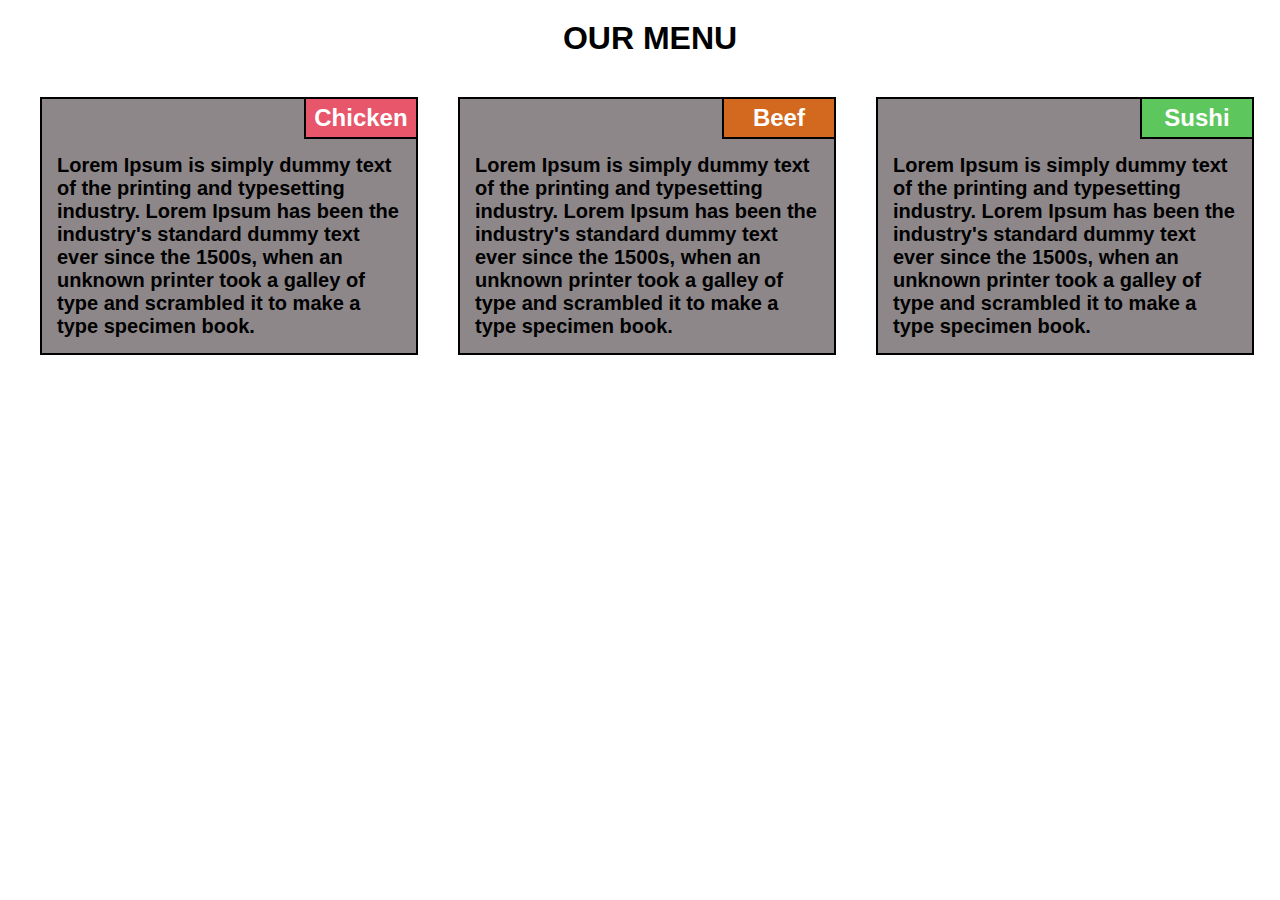
<file: files/index.html>
<!DOCTYPE html>
<html lang="en">
<head>
    <meta charset="UTF-8">
    <meta name="viewport" content="width=device-width, initial-scale=1.0">
    <title>Module 2 assignment</title>
    <link rel="stylesheet" href="css/styles.css">
</head>
<body>
    <h1>OUR MENU</h1>
    <section class="container">
        <div class="col-1">
            <h2>Chicken</h2>
            <div class="para1">
                <p>Lorem Ipsum is simply dummy text of the printing and typesetting industry. Lorem Ipsum has been the industry's standard dummy text ever since the 1500s, when an unknown printer took a galley of type and scrambled it to make a type specimen book. </p>
            </div>
        </div>
        <div class="col-2">
            <h2>Beef</h2>
            <div class="para2">
                <p>Lorem Ipsum is simply dummy text of the printing and typesetting industry. Lorem Ipsum has been the industry's standard dummy text ever since the 1500s, when an unknown printer took a galley of type and scrambled it to make a type specimen book. </p>
            </div>
        </div>
        <div class="col-3">
            <h2>Sushi</h2>
            <div class="para3">
                <p>Lorem Ipsum is simply dummy text of the printing and typesetting industry. Lorem Ipsum has been the industry's standard dummy text ever since the 1500s, when an unknown printer took a galley of type and scrambled it to make a type specimen book. </p>


            </div>
        </div>
    </section>    



</body>
</html>
</file>
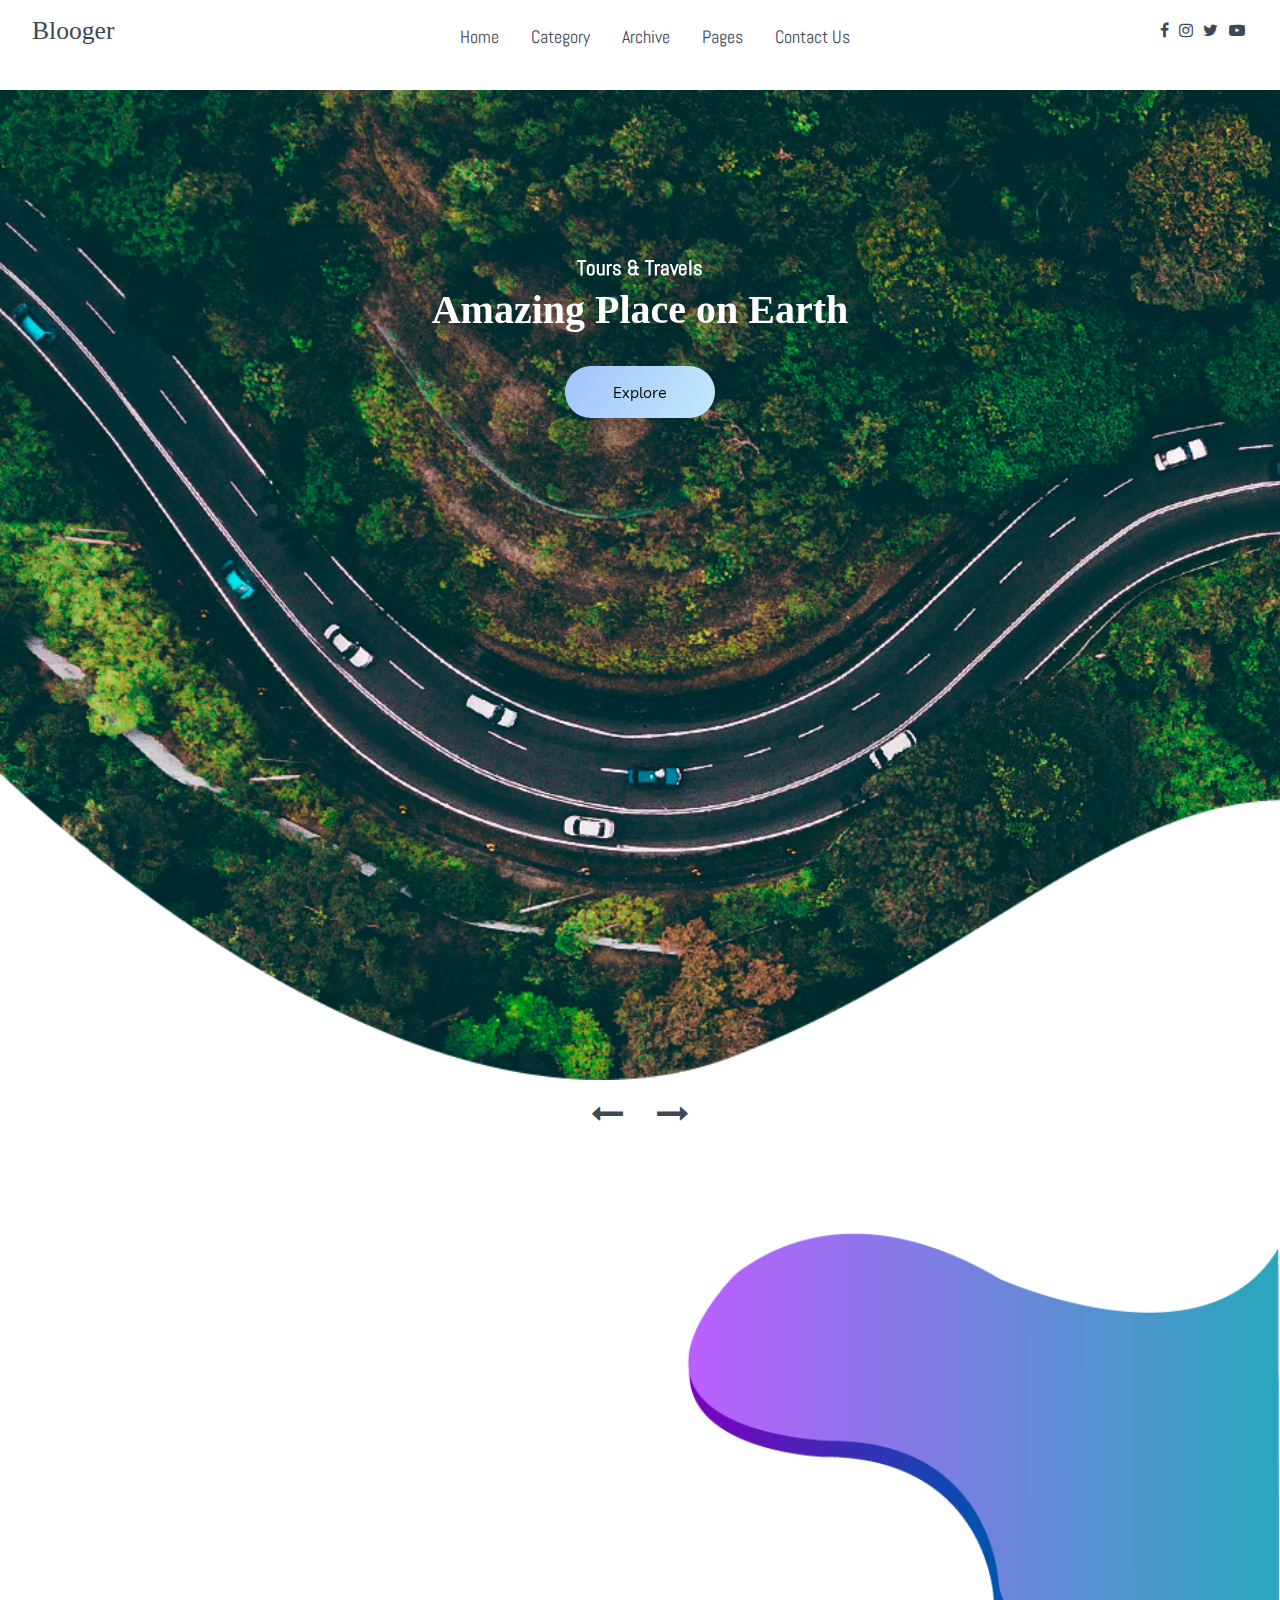
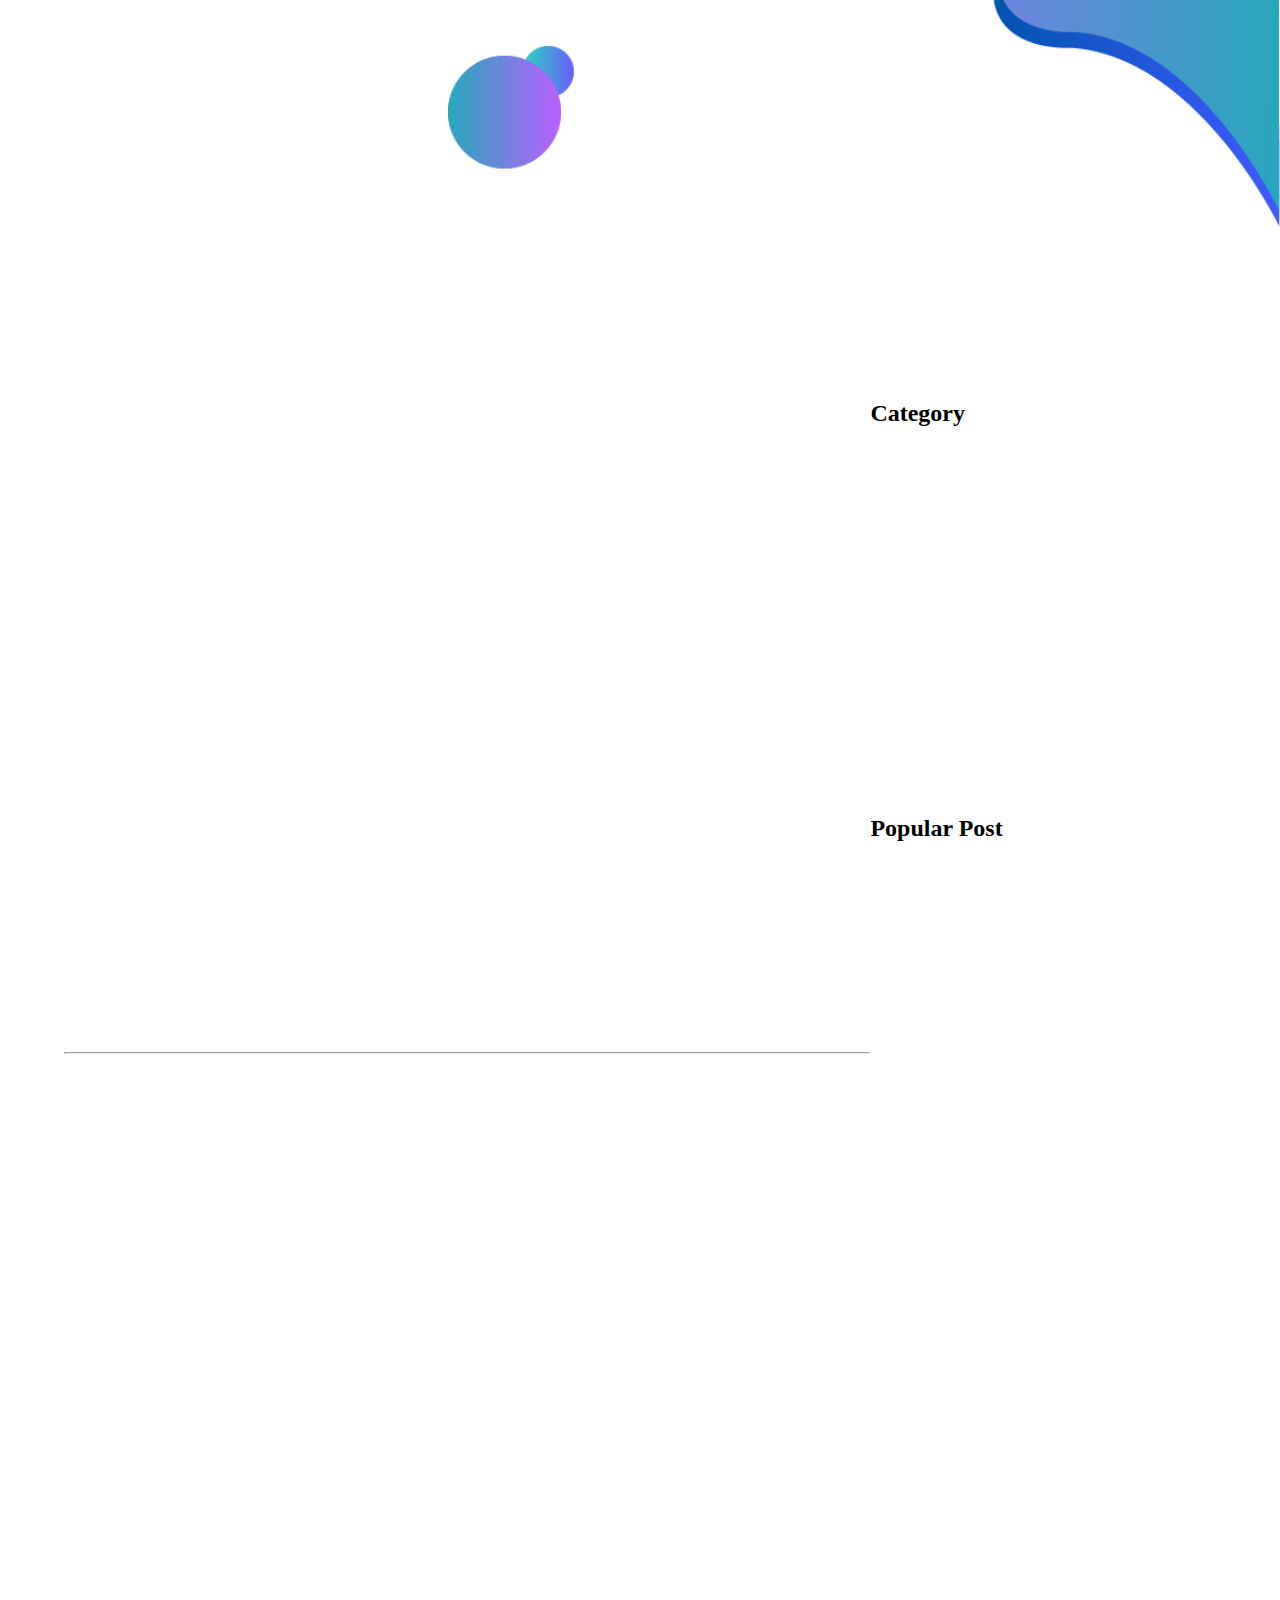
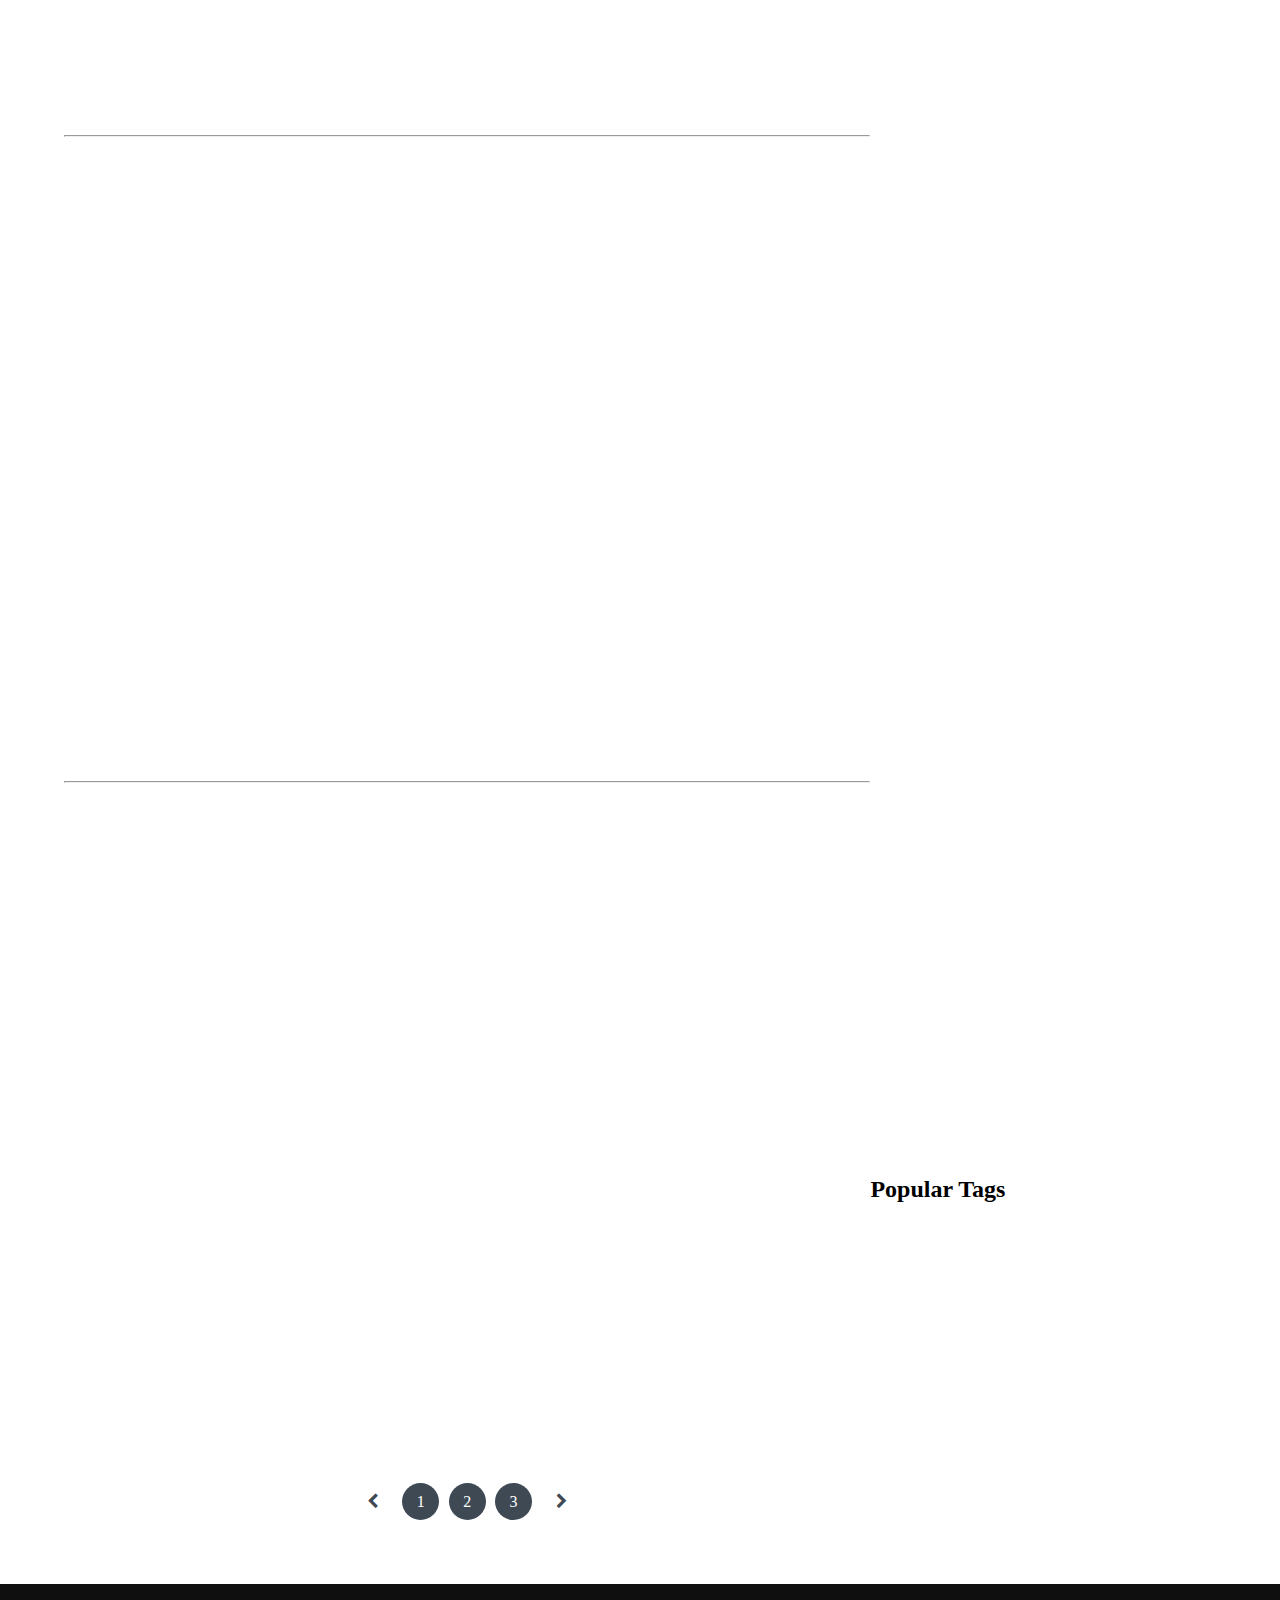
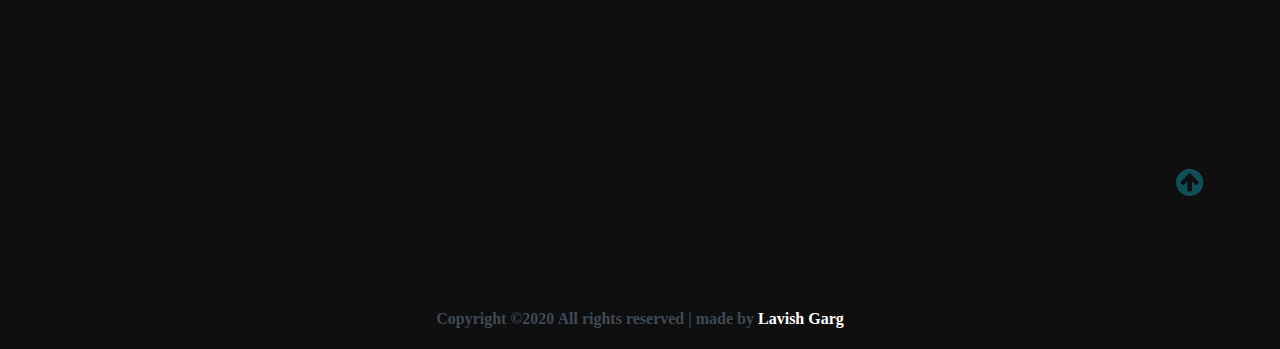
<file: blogging/blogging.html>
<!DOCTYPE html>
<html lang="en">

<head>
    <meta charset="UTF-8">
    <meta name="viewport" content="width=device-width, initial-scale=1.0">
    <meta http-equiv="X-UA-Compatible" content="ie=edge">
    <title>Blooger</title>

    <!-- Font Awesome Icons -->
    <link rel="stylesheet" href="https://stackpath.bootstrapcdn.com/font-awesome/4.7.0/css/font-awesome.min.css">
    <link href="https://fonts.googleapis.com/css2?family=Abel&family=Anton&family=Josefin+Sans&family=Lexend+Deca&family=Livvic&display=swap" rel="stylesheet">


    <!-- --------- Owl-Carousel ------------------->
    <link rel="stylesheet" href="./css/owl.carousel.min.css">
    <link rel="stylesheet" href="./css/owl.theme.default.min.css">

    <!-- ------------ AOS Library ------------------------- -->
    <link rel="stylesheet" href="https://unpkg.com/aos@next/dist/aos.css" />

    <!-- Custom Style   -->
    <link rel="stylesheet" href="./css/blooger.css">

</head>

<body>

    <!-- ----------------------------  Navigation ---------------------------------------------- -->

    <nav class="nav">
        <div class="nav-menu flex-row">
            <div class="nav-brand">
                <a href="#" class="text-gray">Blooger</a>
            </div>
            <div class="toggle-collapse">
                <div class="toggle-icons">
                    <i class="fa fa-bars"></i>
                </div>
            </div>
            <div>
                <ul class="nav-items">
                    <li class="nav-link">
                        <a href="#">Home</a>
                    </li>
                    <li class="nav-link">
                        <a href="#">Category</a>
                    </li>
                    <li class="nav-link">
                        <a href="#">Archive</a>
                    </li>
                    <li class="nav-link">
                        <a href="#">Pages</a>
                    </li>
                    <li class="nav-link">
                        <a href="#">Contact Us</a>
                    </li>
                   
                </ul>
            </div>
            <div class="social text-gray">
                <a href="https://www.facebook.com/lavish.garg.927"><i class="fa fa-facebook"></i></a>
                <a href="https://www.instagram.com/lavish.garg.927/?hl=en"><i class="fa fa-instagram"></i></a>
                <a href="#"><i class="fa fa-twitter"></i></a>
                <a href="#"><i class="fa fa-youtube-play"></i></a>
            </div>
        </div>
    </nav>

    <!-- ------------x---------------  Navigation --------------------------x------------------- -->

    <!----------------------------- Main Site Section ------------------------------>

    <main>

        <!------------------------ Site Title ---------------------->

        <section class="site-title">
            <div class="site-background" data-aos="fade-up" data-aos-delay="100">
                <h3>Tours & Travels</h3>
                <h1>Amazing Place on Earth</h1>
                <button class="btn" style="outline: none;">Explore</button>
            </div>
        </section>

        <!------------x----------- Site Title ----------x----------->

        <!-- --------------------- Blog Carousel ----------------- -->

        <section>
            <div class="blog">
                <div class="container">
                    <div class="owl-carousel owl-theme blog-post">
                        <div class="blog-content" data-aos="fade-right" data-aos-delay="200">
                            <img src="./assets/Blog-post/post-1.jpg" alt="post-1">
                            <div class="blog-title">
                                <h3>London Fashion week's continued the evolution</h3>
                                <button class="btn btn-blog">Fashion</button>
                                <span>2 minutes</span>
                            </div>
                        </div>
                        <div class="blog-content" data-aos="fade-in" data-aos-delay="200">
                            <img src="./assets/Blog-post/post-3.jpg" alt="post-1">
                            <div class="blog-title">
                                <h3>London Fashion week's continued the evolution</h3>
                                <button class="btn btn-blog">Fashion</button>
                                <span>2 minutes</span>
                            </div>
                        </div>
                        <div class="blog-content" data-aos="fade-left" data-aos-delay="200">
                            <img src="./assets/Blog-post/post-2.jpg" alt="post-1">
                            <div class="blog-title">
                                <h3>London Fashion week's continued the evolution</h3>
                                <button class="btn btn-blog">Fashion</button>
                                <span>2 minutes</span>
                            </div>
                        </div>
                        <div class="blog-content" data-aos="fade-right" data-aos-delay="200">
                            <img src="./assets/Blog-post/post-5.png" alt="post-1">
                            <div class="blog-title">
                                <h3>London Fashion week's continued the evolution</h3>
                                <button class="btn btn-blog">Fashion</button>
                                <span>2 minutes</span>
                            </div>
                        </div>
                    </div>
                    <div class="owl-navigation">
                        <span class="owl-nav-prev"><i class="fa fa-long-arrow-left"></i>
                        </span>
                        <span class="owl-nav-next"><i class="fa fa-long-arrow-right"></i></span>
                    </div>
                </div>
            </div>
        </section>

        <!-- ----------x---------- Blog Carousel --------x-------- -->

        <!-- ---------------------- Site Content -------------------------->

        <section class="container">
            <div class="site-content">
                <div class="posts">
                    <div class="post-content" data-aos="zoom-in" data-aos-delay="200">
                        <div class="post-image">
                            <div>
                                <img src="./assets/Blog-post/blog1.png" class="img" alt="blog1">
                            </div>
                            <div class="post-info flex-row">
                                <span><i class="fa fa-user text-gray"></i>&nbsp;&nbsp;Admin</span>
                                <span><i class="fa fa-calendar text-gray"></i>&nbsp;&nbsp;January 14, 2019</span>
                                <span>2 Commets</span>
                            </div>
                        </div>
                        <div class="post-title">
                            <a href="#">Why should boys have all the fun? it's the women who are making india an
                                alcohol-loving contry</a>
                            <p>Lorem ipsum dolor sit amet consectetur adipisicing elit. Neque voluptas deserunt beatae
                                adipisci iusto totam placeat corrupti ipsum, tempora magnam incidunt aperiam tenetur a
                                nobis, voluptate, numquam architecto fugit. Eligendi quidem ipsam ducimus minus magni
                                illum similique veniam tempore unde?
                            </p>
                            <button class="btn post-btn">Read More &nbsp; <i class="fa fa-arrow-right"></i></button>
                        </div>
                    </div>
                    <hr>
                    <div class="post-content" data-aos="zoom-in" data-aos-delay="200">
                        <div class="post-image">
                            <div>
                                <img src="./assets/Blog-post/blog2.png" class="img" alt="blog1">
                            </div>
                            <div class="post-info flex-row">
                                <span><i class="fa fa-user text-gray"></i>&nbsp;&nbsp;Admin</span>
                                <span><i class="fa fa-calendar text-gray"></i>&nbsp;&nbsp;January 16, 2019</span>
                                <span>7 Commets</span>
                            </div>
                        </div>
                        <div class="post-title">
                            <a href="#">Why should boys have all the fun? it's the women who are making india an
                                alcohol-loving contry</a>
                            <p>Lorem ipsum dolor sit amet consectetur adipisicing elit. Neque voluptas deserunt beatae
                                adipisci iusto totam placeat corrupti ipsum, tempora magnam incidunt aperiam tenetur a
                                nobis, voluptate, numquam architecto fugit. Eligendi quidem ipsam ducimus minus magni
                                illum similique veniam tempore unde?
                            </p>
                            <button class="btn post-btn">Read More &nbsp; <i class="fa fa-arrow-right"></i></button>
                        </div>
                    </div>
                    <hr>
                    <div class="post-content" data-aos="zoom-in" data-aos-delay="200">
                        <div class="post-image">
                            <div>
                                <img src="./assets/Blog-post/blog3.png" class="img" alt="blog1">
                            </div>
                            <div class="post-info flex-row">
                                <span><i class="fa fa-user text-gray"></i>&nbsp;&nbsp;Admin</span>
                                <span><i class="fa fa-calendar text-gray"></i>&nbsp;&nbsp;January 19, 2019</span>
                                <span>5 Commets</span>
                            </div>
                        </div>
                        <div class="post-title">
                            <a href="#">New data recording system to better analyse road accidents</a>
                            <p>Lorem ipsum dolor sit amet consectetur adipisicing elit. Neque voluptas deserunt beatae
                                adipisci iusto totam placeat corrupti ipsum, tempora magnam incidunt aperiam tenetur a
                                nobis, voluptate, numquam architecto fugit. Eligendi quidem ipsam ducimus minus magni
                                illum similique veniam tempore unde?
                            </p>
                            <button class="btn post-btn">Read More &nbsp; <i class="fa fa-arrow-right"></i></button>
                        </div>
                    </div>
                    <hr>
                    <div class="post-content" data-aos="zoom-in" data-aos-delay="200">
                        <div class="post-image">
                            <div>
                                <img src="./assets/Blog-post/blog4.png" class="img" alt="blog1">
                            </div>
                            <div class="post-info flex-row">
                                <span><i class="fa fa-user text-gray"></i>&nbsp;&nbsp;Admin</span>
                                <span><i class="fa fa-calendar text-gray"></i>&nbsp;&nbsp;January 21, 2019</span>
                                <span>12 Commets</span>
                            </div>
                        </div>
                        <div class="post-title">
                            <a href="#">New data recording system to better analyse road accidents</a>
                            <p>Lorem ipsum dolor sit amet consectetur adipisicing elit. Neque voluptas deserunt beatae
                                adipisci iusto totam placeat corrupti ipsum, tempora magnam incidunt aperiam tenetur a
                                nobis, voluptate, numquam architecto fugit. Eligendi quidem ipsam ducimus minus magni
                                illum similique veniam tempore unde?
                            </p>
                            <button class="btn post-btn">Read More &nbsp; <i class="fa fa-arrow-right"></i></button>
                        </div>
                    </div>
                    <div class="pagination flex-row">
                        <a href="#"><i class="fa fa-chevron-left"></i></a>
                        <a href="#" class="pages">1</a>
                        <a href="#" class="pages">2</a>
                        <a href="#" class="pages">3</a>
                        <a href="#"><i class="fa fa-chevron-right"></i></a>
                    </div>
                </div>
                <aside class="sidebar">
                    <div class="category">
                        <h2>Category</h2>
                        <ul class="category-list">
                            <li class="list-items" data-aos="fade-left" data-aos-delay="100">
                                <a href="#">Software</a>
                                <span>(05)</span>
                            </li>
                            <li class="list-items" data-aos="fade-left" data-aos-delay="200">
                                <a href="#">Techonlogy</a>
                                <span>(02)</span>
                            </li>
                            <li class="list-items" data-aos="fade-left" data-aos-delay="300">
                                <a href="#">Lifestyle</a>
                                <span>(07)</span>
                            </li>
                            <li class="list-items" data-aos="fade-left" data-aos-delay="400">
                                <a href="#">Shopping</a>
                                <span>(01)</span>
                            </li>
                            <li class="list-items" data-aos="fade-left" data-aos-delay="500">
                                <a href="#">Food</a>
                                <span>(08)</span>
                            </li>
                        </ul>
                    </div>
                    <div class="popular-post">
                        <h2>Popular Post</h2>
                        <div class="post-content" data-aos="flip-up" data-aos-delay="200">
                            <div class="post-image">
                                <div>
                                    <img src="./assets/popular-post/m-blog-1.jpg" class="img" alt="blog1">
                                </div>
                                <div class="post-info flex-row">
                                    <span><i class="fa fa-calendar text-gray"></i>&nbsp;&nbsp;January 14,
                                        2019</span>
                                    <span>2 Commets</span>
                                </div>
                            </div>
                            <div class="post-title">
                                <a href="#">New data recording system to better analyse road accidents</a>
                            </div>
                        </div>
                        <div class="post-content" data-aos="flip-up" data-aos-delay="300">
                            <div class="post-image">
                                <div>
                                    <img src="./assets/popular-post/m-blog-2.jpg" class="img" alt="blog1">
                                </div>
                                <div class="post-info flex-row">
                                    <span><i class="fa fa-calendar text-gray"></i>&nbsp;&nbsp;January 14,
                                        2019</span>
                                    <span>2 Commets</span>
                                </div>
                            </div>
                            <div class="post-title">
                                <a href="#">New data recording system to better analyse road accidents</a>
                            </div>
                        </div>
                        <div class="post-content" data-aos="flip-up" data-aos-delay="400">
                            <div class="post-image">
                                <div>
                                    <img src="./assets/popular-post/m-blog-3.jpg" class="img" alt="blog1">
                                </div>
                                <div class="post-info flex-row">
                                    <span><i class="fa fa-calendar text-gray"></i>&nbsp;&nbsp;January 14,
                                        2019</span>
                                    <span>2 Commets</span>
                                </div>
                            </div>
                            <div class="post-title">
                                <a href="#">New data recording system to better analyse road accidents</a>
                            </div>
                        </div>
                        <div class="post-content" data-aos="flip-up" data-aos-delay="500">
                            <div class="post-image">
                                <div>
                                    <img src="./assets/popular-post/m-blog-4.jpg" class="img" alt="blog1">
                                </div>
                                <div class="post-info flex-row">
                                    <span><i class="fa fa-calendar-alt text-gray"></i>&nbsp;&nbsp;January 14,
                                        2019</span>
                                    <span>2 Commets</span>
                                </div>
                            </div>
                            <div class="post-title">
                                <a href="#">New data recording system to better analyse road accidents</a>
                            </div>
                        </div>
                        <div class="post-content" data-aos="flip-up" data-aos-delay="600">
                            <div class="post-image">
                                <div>
                                    <img src="./assets/popular-post/m-blog-5.jpg" class="img" alt="blog1">
                                </div>
                                <div class="post-info flex-row">
                                    <span><i class="fa fa-calendar-alt text-gray"></i>&nbsp;&nbsp;January 14,
                                        2019</span>
                                    <span>2 Commets</span>
                                </div>
                            </div>
                            <div class="post-title">
                                <a href="#">New data recording system to better analyse road accidents</a>
                            </div>
                        </div>
                    </div>
                    <div class="newsletter" data-aos="fade-up" data-aos-delay="300">
                        <h2>Newsletter</h2>
                        <div class="form-element">
                            <input type="text" class="input-element" placeholder="Email">
                            <button class="btn form-btn">Subscribe</button>
                        </div>
                    </div>
                    <div class="popular-tags">
                        <h2>Popular Tags</h2>
                        <div class="tags flex-row">
                            <span class="tag" data-aos="flip-up" data-aos-delay="100">Software</span>
                            <span class="tag" data-aos="flip-up" data-aos-delay="200">technology</span>
                            <span class="tag" data-aos="flip-up" data-aos-delay="300">travel</span>
                            <span class="tag" data-aos="flip-up" data-aos-delay="400">illustration</span>
                            <span class="tag" data-aos="flip-up" data-aos-delay="500">design</span>
                            <span class="tag" data-aos="flip-up" data-aos-delay="600">lifestyle</span>
                            <span class="tag" data-aos="flip-up" data-aos-delay="700">love</span>
                            <span class="tag" data-aos="flip-up" data-aos-delay="800">project</span>
                        </div>
                    </div>
                </aside>
            </div>
        </section>

        <!-- -----------x---------- Site Content -------------x------------>

    </main>

    <!---------------x------------- Main Site Section ---------------x-------------->


    <!-- --------------------------- Footer ---------------------------------------- -->

    <footer class="footer">
        <div class="container">
            <div class="about-us" data-aos="fade-right" data-aos-delay="200">
                <h2>About Me</h2>
                <p>I am Lavish Garg. I am a Blooger and a web developer.I love Exploring new places All over the World and become a part of their Culture and learning new things. I love Adventure.  </p>
            </div>
            <div class="newsletter" data-aos="fade-right" data-aos-delay="200">
                <h2>Newsletter</h2>
                <p>Stay update with our latest</p>
                <div class="form-element">
                    <input type="text" placeholder="Email"><span><i class="fa fa-chevron-right"></i></span>
                </div>
            </div>
            <div class="instagram" data-aos="fade-left" data-aos-delay="200">
                <h2>Instagram</h2>
                <div class="flex-row">
                    <img src="./assets/instagram/thumb-card3.png" alt="insta1">
                    <img src="./assets/instagram/thumb-card4.png" alt="insta2">
                    <img src="./assets/instagram/thumb-card5.png" alt="insta3">
                </div>
                <div class="flex-row">
                    <img src="./assets/instagram/thumb-card6.png" alt="insta4">
                    <img src="./assets/instagram/thumb-card7.png" alt="insta5">
                    <img src="./assets/instagram/thumb-card8.png" alt="insta6">
                </div>
            </div>
            <div class="follow" data-aos="fade-left" data-aos-delay="200">
                <h2>Follow us</h2>
                <p>Let us be Social</p>
                <div>
                    <i class="fa fa-facebook-f"></i>
                    <i class="fa fa-linkedin"></i>
                    <i class="fa fa-instagram"></i>
                    <i class="fa fa-youtube"></i>
                </div>
            </div>
        </div>
        <div class="rights flex-row">
            <h4 class="text-gray">
                Copyright ©2020 All rights reserved | made by
                <a href="#" target="_black">Lavish Garg</a>
            </h4>
        </div>
        <div class="move-up">
            <span><i class="fa fa-arrow-circle-up fa-2x"></i></span>
        </div>
    </footer>

    <!-- -------------x------------- Footer --------------------x------------------- -->

    <!-- Jquery Library file -->
    <script src="./js/jquery3.5.1.min.js"></script>

    <!-- --------- Owl-Carousel js ------------------->
    <script src="./js/owl.carousel.min.js"></script>

    <!-- ------------ AOS js Library  ------------------------- -->
    <script src="https://unpkg.com/aos@next/dist/aos.js"></script>
    <script>
        AOS.init({
            duration:1000,
        });
        </script>


    <!-------------- Custom Javascript file -------------------------->
    <script src="./js/main.js"></script>
</body>

</html>
</file>
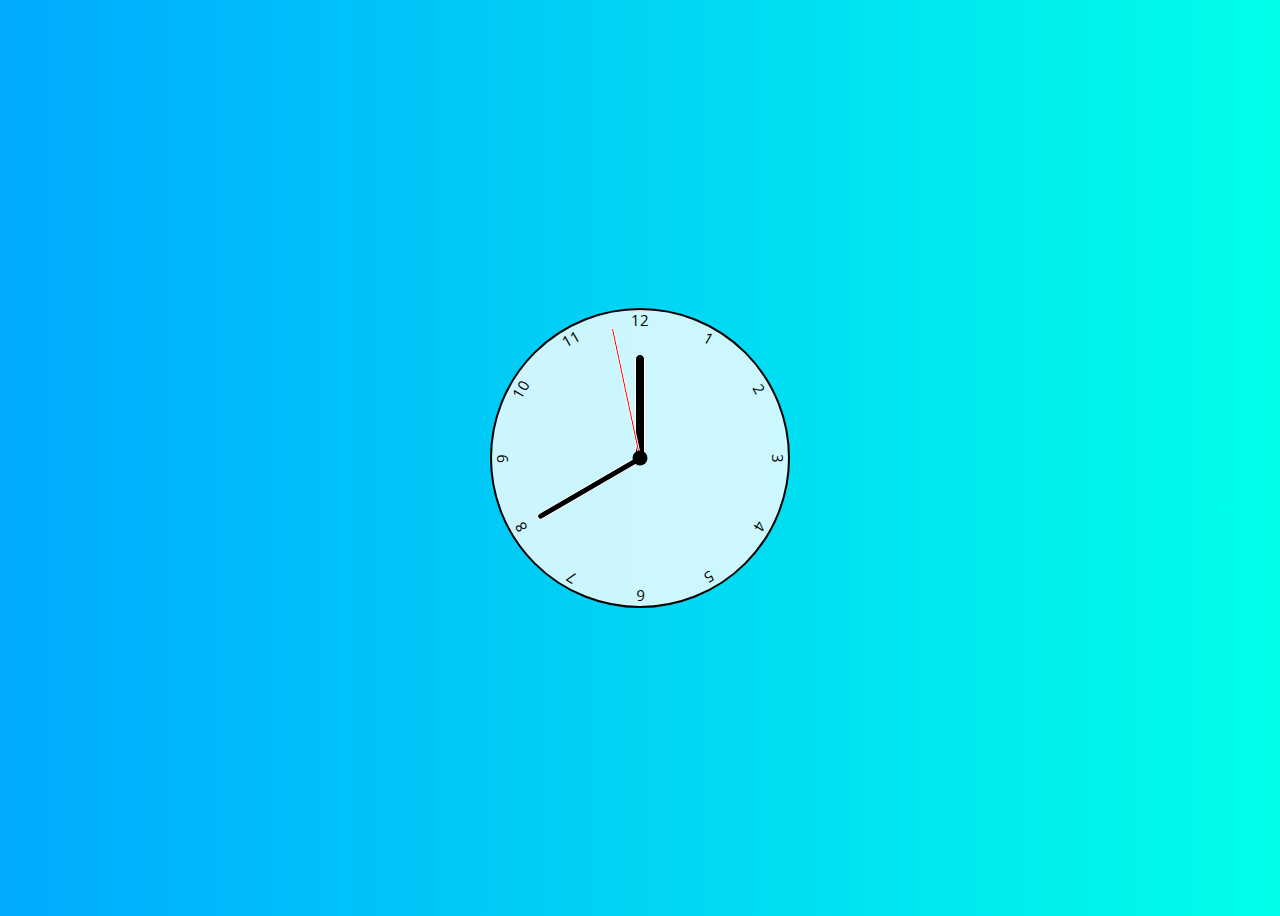
<file: clock/clock.html>
<!DOCTYPE html>
<html lang="en">
<head>
    <meta charset="UTF-8">
    <meta name="viewport" content="width=device-width, initial-scale=1.0">
    <link rel="stylesheet" href="style.css">
    <script defer src="script.js"></script>
    <title>Clock</title>
</head>
<body>
        <div class="clock">
            <div class="hand hour" data-hours-hand></div>
            <div class="hand minute" data-minutes-hand></div>
            <div class="hand second" data-seconds-hand></div>
            <div class="number number1">1</div>
            <div class="number number2">2</div>
            <div class="number number3">3</div>
            <div class="number number4">4</div>
            <div class="number number5">5</div>
            <div class="number number6">6</div>
            <div class="number number7">7</div>
            <div class="number number8">8</div>
            <div class="number number9">9</div>
            <div class="number number10">10</div>
            <div class="number number11">11</div>
            <div class="number number12">12</div>
        </div>
</body>
</html>
</file>
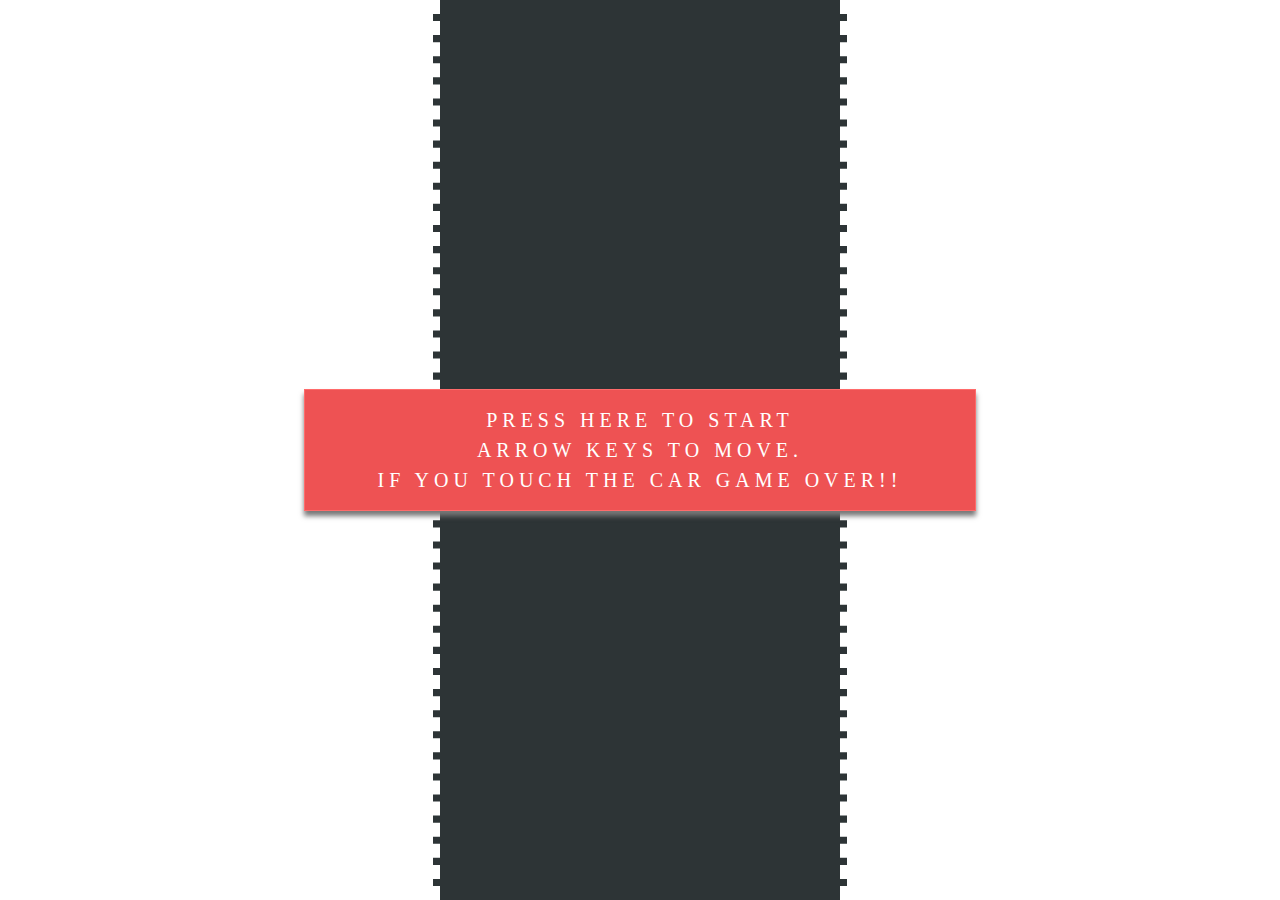
<file: Game development/game.html>
<!DOCTYPE html>
<html lang="en">
<head>
    <meta charset="UTF-8">
    <meta name="viewport" content="width=device-width, initial-scale=1.0">
    <title></title>
    <style>
        * {
            margin: 0;
            padding: 0;
            overflow: hidden;
        }
        .carGame {
            width: 100%;
            height: 100vh;
            background-image: url('https://imgur.com/Vl8D20F.jpg');
            background-repeat: no-repeat;
            background-size: 100% 100%;
        }
        .hide {
            display: none;
        }
        
        .car, .enemy {
            width:50px;
            height:85px;
            background-color: red;
            position: absolute;
            bottom: 100px;
            background-image: url('https://imgur.com/XxyqaMc.png');
            background-repeat: no-repeat;
            background-size: 100% 100%;
        }
        .lines {
            width: 10px;
            height: 100px;
            background: white;
            position: absolute;
            margin-left: 195px ;
        }
        
        .gameArea {
            width: 400px;
            height: 100vh;
            background: #2d3436;
            margin: auto;
            position: relative;
            overflow: hidden;
            border-left: 7px dashed #fff;
            border-right: 7px dashed #fff;
        }
        .score {
            position: absolute;
            top:20px;
            left: 40px;
            background-color: #10ac84;
            width: 300px;
            /*height: 70px;*/
            line-height: 70px;
            text-align: center;
            color: white;
            font-size: 30px;
            font-weight: bold;
            box-shadow: 0 5px 5px #777;
        } 
        .startScreen {
            position: absolute;
            background-color: #ee5253;
            top: 50%;
            left: 50%;
            transform: translate(-50% , -50%);
            color: white;
            z-index: 1;
            text-align: center;
            border: 1px solid #ff6b6b;
            padding: 15px;
            margin: auto;
            width: 50%;
            cursor: pointer;
            letter-spacing: 5px;
            font-size: 20px;
            word-spacing: 3;
            line-height: 30px;
            text-transform: uppercase;
            box-shadow: 0 5px 5px #777;
        }
        
    </style>
</head>
<body>
    <div class="carGame">
        <div class="score"></div>
        <div class="startScreen">
            <p>Press here to start<br>
                Arrow keys to Move.<br>
                if you touch the car GAME OVER!!</p>
        </div>
        <div class="gameArea "></div>
    </div>
    <script>
        const score = document.querySelector('.score');
        const startScreen = document.querySelector('.startScreen');
        const gameArea = document.querySelector('.gameArea');
        //console.log(gameArea);
        startScreen.addEventListener('click' , start);
        let player = { speed: 8 , score: 0};
        let keys = { ArrowUp : false , ArrowDown : false , ArrowLeft : false , ArrowRight : false};
        
        document.addEventListener('keydown', keyDown);
        document.addEventListener('keyup', keyUp);
        function keyDown(e){
            e.preventDefault();
            keys[e.key] = true;
            //console.log(e.key);
            //console.log(keys);
        }
        function keyUp(e) {
            e.preventDefault();
            keys[e.key] = false;
            //console.log(e.key);
           // console.log(keys);    
        }
        function isCollide(a,b) {
            aRect = a.getBoundingClientRect();
            bRect = b.getBoundingClientRect();
            return !((aRect.top > bRect.bottom) || (aRect.bottom < bRect.top) || (aRect.left > bRect.right)  ||  (aRect.right < bRect.left))

        }
        
        
        function moveLines() {
            let lines = document.querySelectorAll ('.lines');
            lines.forEach(function(item) {
                if(item.y >= 700) {
                    item.y -= 750;
                }
                item.y += player.speed;
                item.style.top = item.y + "px";
            });
        }
        function endGame() {
            player.start = false;
            startScreen.classList.remove('hide');
            startScreen.innerHTML = "Game Over <br> your final score is "+ player.score + "<br> press here to restart the Game"
            
        }
        function moveEnemy(car) {
            let enemy = document.querySelectorAll ('.enemy');
            enemy.forEach(function(item) {
                if(isCollide(car,item)) {
                    console.log("boom hit");
                    endGame();
                }

                if(item.y >= 750) {
                    item.y = -250;
                    item.style.left = Math.floor(Math.random()*350) + "px";    
                }
                
                item.y += player.speed;
                item.style.top = item.y + "px";
            });
            
        }
        function gamePlay() {
           // console.log("Hey I am clicked.");
            let car = document.querySelector('.car');
            let road = gameArea.getBoundingClientRect();
            if(player.start){
                moveLines();
                moveEnemy(car);
                if(keys.ArrowUp && player.y > (road.top + 150))
                {
                    player.y -= player.speed;
                }
                if(keys.ArrowDown && player.y < (road.bottom - 70 ))
                {
                    player.y += player.speed;
                }
                if(keys.ArrowLeft && player.x > 0)
                {
                    player.x -= player.speed;
                }
                if(keys.ArrowRight && player.x < (road.width - 50))
                {
                    player.x += player.speed;
                }
                car.style.top = player.y + "px";
                car.style.left = player.x + "px";
            window.requestAnimationFrame(gamePlay);
            console.log(player.score++);
            
            player.score ++;
            let ps = player.score - 2;
            score.innerText = "score :" +  ps;

            }
            
        }
        function start() {
            //gameArea.classList.remove('hide');
            startScreen.classList.add('hide');
            gameArea.innerHTML = "";
            player.start = true;
            player.score = 0;
            window.requestAnimationFrame(gamePlay);

            for(x=0;x<5;x++)
            {
            let roadLine = document.createElement('div');
            roadLine.setAttribute('class', 'lines');
            roadLine.y = (x*150);
            roadLine.style.top = roadLine.y + "px";
            gameArea.appendChild(roadLine); 
            }
            let car = document.createElement('div');
            car.setAttribute('class', 'car');
            //car.innerText = "Hey Im ur car";
            gameArea.appendChild(car);
            player.x = car.offsetLeft;
            player.y = car.offsetTop;
           // console.log("TopPosition" + car.offsetTop);
            //console.log("LeftPosition" + car.offsetLeft);
        
        for(x=0;x<4;x++)
            {
            let enemyCar = document.createElement('div');
            enemyCar.setAttribute('class', 'enemy');
            enemyCar.y = ((x+1) * 250) * -1;
            enemyCar.style.top = enemyCar.y + "px";
            enemyCar.style.backgroundColor = randomColor();
            enemyCar.style.left = Math.floor(Math.random()*350) + "px";
            gameArea.appendChild(enemyCar); 
            }
        }   
        function randomColor() {
            function c() {
                let hex= Math.floor(Math.random() * 256).toString(16);
                return ("0" + String(hex)).substr(-2);
            }
            return "#" + c() + c() + c();
        }
    </script>
</body>
</html>
</file>
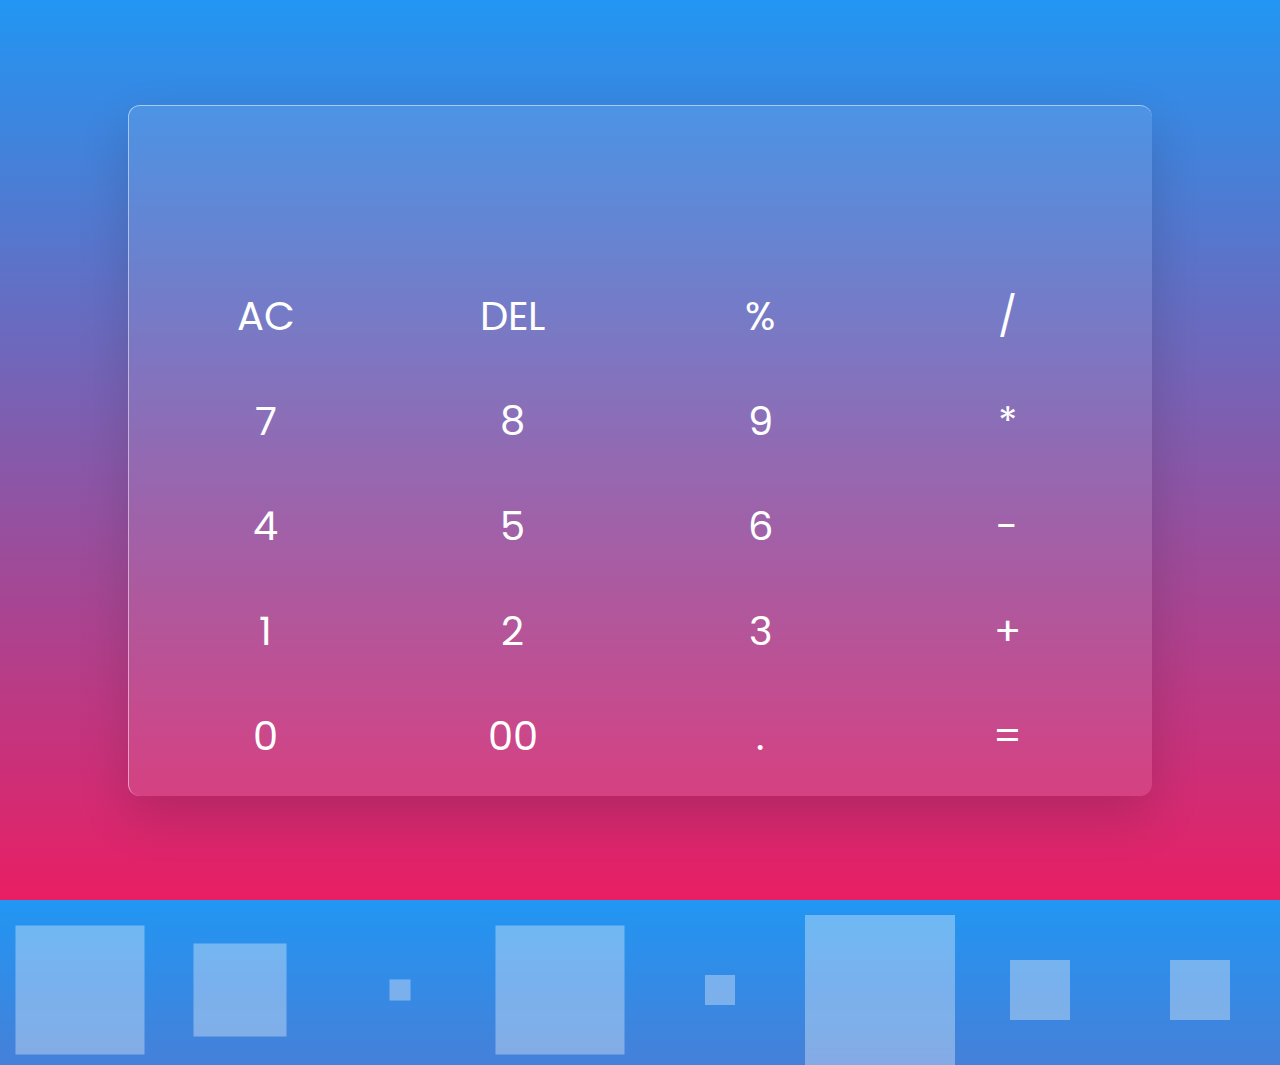
<file: Glassmorphism/Glassmorphism.html>
<!DOCTYPE html>
<!-- Created By CodingLab - www.codinglabweb.com -->
<html lang="en" dir="ltr">
  <head>
    <meta charset="UTF-8">
    <title> Glassmorphism Calculator </title>
    <link rel="stylesheet" href="Glassmorphism.css">
   </head>
<body>
<div class="bubbles">
  <span class="one"></span>
  <span class="two"></span>
  <span class="three"></span>
  <span class="four"></span>
  <span class="five"></span>
  <span class="six"></span>
  <span class="seven"></span>
  <span class="seven"></span>
</div>
<div class="bubbles">
  <span class="one"></span>
  <span class="two"></span>
  <span class="three"></span>
  <span class="four"></span>
  <span class="five"></span>
  <span class="six"></span>
  <span class="seven"></span>
  <span class="seven"></span>
</div>
<div class="bubbles">
  <span class="one"></span>
  <span class="two"></span>
  <span class="three"></span>
  <span class="four"></span>
  <span class="five"></span>
  <span class="six"></span>
  <span class="seven"></span>
  <span class="seven"></span>
</div>
<div class="bubbles">
  <span class="one"></span>
  <span class="two"></span>
  <span class="three"></span>
  <span class="four"></span>
  <span class="five"></span>
  <span class="six"></span>
  <span class="seven"></span>
  <span class="seven"></span>
</div>
 <div class="container">
   <form action="#" name="forms">
     <input type="text" name="answer">
     <div class="buttons">
       <input type="button" value="AC" onclick="forms.answer.value = ''" >
       <input type="button" value="DEL" onclick="forms.answer.value = forms.answer.value.substr(0 , forms.answer.value.length -1)">
       <input type="button" value="%" onclick="forms.answer.value += '%'">
       <input type="button" value="/" onclick="forms.answer.value += '/'">
     </div>
     <div class="buttons">
       <input type="button" value="7" onclick="forms.answer.value += '7'">
       <input type="button" value="8" onclick="forms.answer.value += '8'">
       <input type="button" value="9" onclick="forms.answer.value += '9'">
       <input type="button" value="*" onclick="forms.answer.value += '*'">
     </div>
     <div class="buttons">
       <input type="button" value="4" onclick="forms.answer.value += '4'">
       <input type="button" value="5" onclick="forms.answer.value += '5'">
       <input type="button" value="6" onclick="forms.answer.value += '6'">
       <input type="button" value="-" onclick="forms.answer.value += '-'">
     </div>
     <div class="buttons">
       <input type="button" value="1" onclick="forms.answer.value += '1'">
       <input type="button" value="2" onclick="forms.answer.value += '2'">
       <input type="button" value="3" onclick="forms.answer.value += '3'">
       <input type="button" value="+" onclick="forms.answer.value += '+'">
     </div>
     <div class="buttons">
       <input type="button" value="0"  onclick="forms.answer.value += '0'">
       <input type="button" value="00" onclick="forms.answer.value += '00'">
       <input type="button" value="." onclick="forms.answer.value += '.'">
       <input type="button" value="=" onclick="forms.answer.value = eval(forms.answer.value)">
     </div>
   </form>
 </div>
</body>
</html>
</file>
<file: files/css/styles.css>
* {
    margin: 0;
    padding: 0;
    box-sizing: border-box;
    font-family: Helvetica, sans-serif;
}
body {
    margin-left: 20px;
}
h1 {
    text-align: center;
    margin: 20px 0 20px 0;
}
.container{
    width: 100%;
}
.col-1 , .col-2 , .col-3 {
    width: 30%;
    border: 2px solid black;
    float: left;
    margin: 20px;
    background-color: #8d8789;
}

.col-1 h2 , .col-2 h2 , .col-3 h2 {
    border: 2px solid black;
    border-right: 0;
    border-top: 0;
    padding: 5px;
    float: right;
    text-align: center;
    width: 30%;
    background-color: chocolate;
    color: #fff;
}
.col-1 h2{
    background-color: #e7566a;
}
.col-3 h2 {
    background-color: rgb(93, 199, 93);
}
.para1 , .para2 , .para3 {
    clear: both;
    padding: 15px;
    font-size: 20px;
    font-weight: bold;
}


@media (min-width:992px) and (max-width:1219px){
    .container{
        width: 100%;
    }
    .col-1 , .col-2 , .col-3 {
        width: 29%;
    }
    
}

@media (min-width:768px) and (max-width:991px){
    
    .col-1 , .col-2 {
        width: 44%;
    }
    .col-3 {
        width: 93%;
        border: 2px solid black;
        margin: 20px;
        background-color: #87878d;
    }
    .col-1 h2 , .col-2 h2 {
        width: 45%;
        
    }
    .col-3 h2 {
        width: 30%;
        

    }
    
}
@media (max-width:767px) {
    .col-1 , .col-2 , .col-3 {
        width: 90%;
    }
    .para1 , .para2 , .para3 {
        font-size: 20px;
    }
}
</file>
<file: blogging/css/blooger.css>
@import url('https://fonts.googleapis.com/css2?family=Abel&family=Anton&family=Josefin+Sans&family=Lexend+Deca&family=Livvic&display=swap');



html, body{
    margin: 0%;
    box-sizing: border-box;
    overflow-x: hidden;
}

:root{

    /*      Theme colors        */
    --text-gray: #3f4954;
    --text-light : #686666da;
    --bg-color: #0f0f0f;
    --white: #ffffff;
    --midnight: #104f55;

    /* gradient color   */
    --sky: linear-gradient(120deg, #a1c4fd 0%, #c2e9fb 100%);

    /*      theme font-family   */
    --Abel: 'Abel', cursive;
    --Anton: 'Anton', cursive;
    --Josefin : 'Josefin', cursive;
    --Lexend: 'Lexend', cursive;
    --Livvic : 'Livvic', cursive;
}


/* ---------------- Global Classes ---------------*/

a{
    text-decoration: none;
    color: var(--text-gray);
}

.flex-row{
    display: flex;
    flex-direction: row;    
    flex-wrap: wrap;
}

ul{
    list-style-type: none;
}

h1{
    font-family: var(--Lexend);
    font-size: 2.5rem;
}

h2{
    font-family: var(--Lexend);
}

h3{
    font-family: var(--Abel);
    font-size: 1.3rem;
}

button.btn{
    border: none;
    border-radius: 2rem;
    padding: 1rem 3rem;
    font-size: 1rem;
    font-family: var(--Livvic);
    cursor: pointer;
}

span{
    font-family: var(--Abel);
}

.container{
    margin: 0 5vw;
}

.text-gray{
    color: var(--text-gray);
}

p{
    font-family: var(--Lexend);
    color: var(--text-light);
}

/* ------x------- Global Classes -------x-------*/

/* --------------- navbar ----------------- */

.nav{
    background: white;
    padding: 0 2rem;
    height: 0rem;
    min-height: 10vh;
    overflow: hidden;
    transition: height 1s ease-in-out;
}

.nav .nav-menu{    
    justify-content: space-between;
}

.nav .toggle-collapse{
    position: absolute;
    top: 0%;
    width: 90%;
    cursor: pointer;
    display: none;
}

.nav .toggle-collapse .toggle-icons{
    display: flex;
    justify-content: flex-end;
    padding: 1.7rem 0;
}

.nav .toggle-collapse .toggle-icons i{
    font-size: 1.4rem;
    color: var(--text-gray);
}

.collapse{
    height: 30rem;
}

.nav .nav-items{
    display: flex;
    margin: 0;
}

.nav .nav-items .nav-link{
    padding: 1.6rem 1rem;
    font-size: 1.1rem;
    position: relative;
    font-family: var(--Abel);
    font-size: 1.1rem;
}

.nav .nav-items .nav-link:hover{
    background-color: var(--midnight);
}

.nav .nav-items .nav-link:hover a{
    color: var(--white);
}

.nav .nav-brand a{
    font-size: 1.6rem;
    padding: 1rem 0;
    display: block;
    font-family: var(--Lexend);
}

.nav .social{
    padding: 1.4rem 0
}

.nav .social i{
    padding: 0  0.2rem;
}

.nav .social i:hover{
    color: #a1c4cf;
}

/* -------x------- navbar ---------x------- */


/* ----------------- Main Content----------- */

/* --------------- Site title ---------------- */
main .site-title{
    background: url('../assets/Background-image.png');
    background-size: cover;
    height: 110vh;
    display: flex;
    justify-content: center;
}

main .site-title .site-background{
    padding-top: 10rem;
    text-align: center;
    color: var(--white);
}

main .site-title h1, h3{
    margin: 0.3rem;
}

main .site-title .btn{
    margin: 1.8rem;
    background: var(--sky);
}

main .site-title .btn:hover{
    background: transparent;
    border: 1px solid var(--white);
    color: var(--white);
}

/* --------x------ Site title --------x------- */

/* --------------- Blog Carousel ------------ */

main .blog{
    background: url('../assets/Abract01.png');
    background-repeat: no-repeat;
    background-position: right;
    height: 100vh;
    width: 100%;
    background-size: 65%;
}

main .blog .blog-post{
    padding-top: 6rem;
}

main .blog-post .blog-content{
    display: flex;
    flex-direction: column;
    text-align: center;
    width: 80%;
    margin: 3rem 2rem;
    box-shadow: 0 15px 20px rgba(0, 0, 0, 0.2);
}

main .blog-content .blog-title{
    padding: 2rem 0;
}

main .blog-content .btn-blog{
    padding: .7rem 2rem;
    background: var(--sky);
    margin: .5rem;
}

main .blog-content span{
    display: block;
}

section .container .owl-nav{
    position: absolute;
    top: 0%;
    margin: 0 auto;
    width: 100%;
}

.owl-nav .owl-prev .owl-nav-prev,
.owl-nav .owl-next .owl-nav-next{
    color: var(--text-gray);
    background: transparent;
    font-size: 2rem;
}

.owl-theme .owl-nav [class*='owl-']:hover{
    background: transparent;
    color: var(--midnight);
}

.owl-theme .owl-nav [class*='owl-']{
    outline: none;
}


/* -------x------- Blog Carousel -----x------ */

/* ---------------- Site Content ----------------*/

main .site-content{
    display: grid;
    grid-template-columns: 70% 30%;
}

main .post-content{
    width: 100%;

}

main .site-content .post-content > .post-image, .post-title{
    padding: 1rem 2rem;
    position: relative;
}

main .site-content .post-content > .post-image .post-info{
    background: var(--sky);
    padding: 1rem;
    position: absolute;
    bottom: 0%;
    left: 20vw;
    border-radius:3rem;
}

main .site-content .post-content > .post-image > div{
    overflow: hidden;
}

main .site-content .post-content > .post-image .img{
    width: 100%;
    transition: all 1s ease;
}

main .site-content .post-content > .post-image .img:hover{
    transform: scale(1.3);
}

main .site-content .post-content > .post-image .post-info span{
    margin: 0 .5rem;
}

main .post-content .post-title a{
    font-family: var(--Anton);
    font-size: 1.5rem;
}

.site-content .post-content .post-title .post-btn{
    border-radius: 0;
    padding: .7rem 1.5rem;
    background: var(--sky);
}

.site-content .pagination{
    justify-content: center;
    color: var(--text-gray);
    margin: 4rem 0;
}

.site-content .pagination a{
    padding: .6rem .9rem;
    border-radius: 2rem;
    margin: 0 .3rem;
    font-family: var(--Lexend);
}

.site-content .pagination .pages{
    background: var(--text-gray);
    color: var(--white);
}

/* -------x-------- Site Content --------x-------*/


/* --------------- Sidebar ----------------------- */

.site-content > .sidebar .category-list{
    font-family: var(--Livvic);   
}

.site-content > .sidebar .category-list .list-items{
    background: var(--sky);
    padding: .4rem 1rem;
    margin: .8rem 0;
    border-radius: 3rem;
    width: 70%;
    display: flex;
    justify-content: space-between;
}

.site-content > .sidebar .category-list .list-items a{
    color:  black;
}

.site-content .sidebar .popular-post .post-content{
    padding: 1rem 0;
}

.site-content .sidebar .popular-post h2{
    padding-top: 8rem;
}

.site-content .sidebar .popular-post .post-info{
    padding: .4rem .1rem !important;
    bottom: 0 !important;
    left: 1.5rem !important;
    border-radius: 0rem !important;
    background: white !important;
}

.site-content .sidebar .popular-post .post-title a{
    font-size: 1rem;
}

.site-content .sidebar .newsletter{
    padding-top: 10rem;
}

.site-content .sidebar .newsletter .form-element{
    padding: .5rem 2rem;
}

.site-content .sidebar .newsletter .input-element{
    width: 80%;
    height: 1.9rem;
    padding: .3rem .5rem;
    font-family: var(--Lexend);
    font-size: 1rem;
}

.site-content .sidebar .newsletter .form-btn{
    border-radius: 0;
    padding: .8rem 32%;
    margin: 1rem 0;
    background: var(--sky);
}

.site-content .sidebar .popular-tags{
    padding: 5rem 0;
}

.site-content .sidebar .popular-tags .tags .tag{
    background: var(--sky);
    padding: .4rem 1rem;
    border-radius: 3rem;
    margin: .4rem .6rem;
}


/* -------x------- Sidebar -----------x----------- */

/* ---------x------- Main Content -----x----- */


/* ----------------- Footer --------------------- */

footer.footer{
    height: 100%;
    background: var(--bg-color);
    position: relative;
}

footer.footer .container{
    display: grid;
    grid-template-columns: repeat(4, 1fr);
}

footer.footer .container > div{
    flex-grow: 1;
    flex-basis: 0;
    padding: 3rem .9rem;
}

footer.footer .container h2{
    color: var(--white);
}

footer.footer .newsletter .form-element{
    background: black;
    display: inline-block;
}

footer.footer .newsletter .form-element input{
    padding: .5rem .7rem;
    border: none;
    background: transparent;
    color: white;
    font-family: var(--Josefin);
    font-size: 1rem;
    width: 80%;
}

footer.footer .newsletter .form-element span{
    background: var(--sky);
    padding: .5rem .7rem;
    cursor: pointer;
}

footer.footer .instagram div > img{
    display: inline-block;
    width: 25%;
    height: 50%;
    margin: .3rem .4rem;
}

footer.footer .follow div i{
    color: var(--white);
    padding: 0 .4rem;
}

footer.footer .rights{
    justify-content: center;
    font-family: var(--Josefin);
}

footer.footer .rights h4 a{
    color: var(--white);
}

footer.footer .move-up{
    position: absolute;
    right: 6%;
    top: 50%;
}

footer.footer .move-up span{
    color: var(--midnight);
}

footer.footer .move-up span:hover{
    color: var(--white);
    cursor: pointer;
}

/* ---------x------- Footer ----------x---------- */

/*              Viewport less then or equal to 1130px            */

@media only screen and (max-width: 1130px){
    .site-content .post-content > .post-image .post-info{
        left: 2rem !important;
        bottom: 1.2rem !important;
        border-radius: 0% !important;
    }

    .site-content .sidebar .popular-post .post-info{
        display: none !important;
    }

    footer.footer .container{
        grid-template-columns: repeat(2, 1fr);
    }

}

/*      x       Viewport less then or equal to 1130px    x     */


/*              Viewport less then or equal to 750px            */

@media only screen and (max-width: 750px){
    .nav .nav-menu, .nav .nav-items{
        flex-direction: column;
    }

    .nav .toggle-collapse{
        display: initial;
    }

    main .site-content{
        grid-template-columns: 100%;
    }

    footer.footer .container{
        grid-template-columns: repeat(1, 1fr);
    }

}


/*        x      Viewport less then or equal to 750px       x     */


/*              Viewport less then or equal to 520px            */

@media only screen and (max-width: 520px){
    main .blog{
        height: 125vh;
    }

    .site-content .post-content > .post-image .post-info{
        display: none;
    }

    footer.footer .container > div{
        padding:  1rem .9rem !important;
    }

    footer .rights{
        padding: 0 1.4rem;
        text-align: center;
    }

    nav .toggle-collapse{
        width: 80% !important;
    }

}
</file>
<file: clock/style.css>
@import url('https://fonts.googleapis.com/css2?family=Open+Sans:wght@700&display=swap');


*, *::before, *::after {
    box-sizing: border-box;
    font-family: 'Open Sans', sans-serif;

}
html{
    font-size: 62.5%;
}
body{
    background: linear-gradient(to right,hsl(200,100%,50%), hsl(175, 100%, 50%));
    display: flex;
    justify-content: center;
    align-items: center;
    min-height: 100vh;
    overflow: hidden;
}
.clock {
    width: 30rem;
    height: 30rem;
    background-color: rgba(255,255,255,0.8);
    border-radius: 50%;
    border: 2px solid black;
    position: relative;
}
.clock .number {
    --rotation:0;
    position: absolute;
    width: 100%;
    height: 100%;
    text-align: center;
    transform: rotate(var(--rotation));
    font-size: 1.5rem;
}
.clock .number1 {
    --rotation:30deg;
}
.clock .number2 {
    --rotation:60deg;
}
.clock .number3 {
    --rotation:90deg;
}
.clock .number4 {
    --rotation:120deg;
}
.clock .number5 {
    --rotation:150deg;
}
.clock .number6 {
    --rotation:180deg;
}
.clock .number7 {
    --rotation:210deg;
}
.clock .number8 {
    --rotation:240deg;
}
.clock .number9 {
    --rotation:270deg;
}
.clock .number10 {
    --rotation:300deg;
}
.clock .number11 {
    --rotation:330deg;
}
.clock .hand {
    --rotation:0;
    position: absolute;
    bottom: 50%;
    left: 50%;
    background-color: black;
    transform-origin: bottom;
    transform: translateX(-50%) rotate(calc(var(--rotation)*1deg));
    border: 1px solid white;
    border-top-left-radius: 1rem;
    border-top-right-radius: 1rem ;
    z-index: 10;
}
.clock::after {
    content: "";
    position: absolute;
    background-color: black;
    z-index: 11;
    width: 1.5rem;
    height: 1.5rem;
    top: 50%;
    left: 50%;
    transform: translate(-50%,-50%) ;
    border-radius: 50%;
}
.clock .hand.second {
    width: 3px;
    height: 45%;
    background-color: red;
}
.clock .hand.minute {
    width: 0.7rem;
    height: 40%;
    background-color: black;
}
.clock .hand.hour {
    width: 1rem;
    height: 35%;
    background-color: black;
}
</file>
<file: Glassmorphism/Glassmorphism.css>
@import url('https://fonts.googleapis.com/css2?family=Poppins:wght@200;300;400;500;600;700&display=swap');
*{
  margin: 0;
  padding: 0;
  box-sizing: border-box;
  font-family: 'Poppins',sans-serif;
}
body{
  height: 100vh;
  width: 100%;
  overflow: hidden;
  display: flex;
  justify-content: center;
  align-items: center;
  background: linear-gradient(#2196f3 , #e91e63);
}
.bubbles{
  position: absolute;
  bottom: -120px;
  display: flex;
  flex-wrap: wrap;
  margin-top: 70px;
  width: 100%;
  justify-content: space-around;
}
.bubbles span{
  height: 60px;
  width: 60px;
  background: rgba(255, 255, 255, 0.1);
  animation: move 10s linear infinite;
  position: relative;
  overflow: hidden;
}
@keyframes move {
  100%{
    transform: translateY(-100vh);
  }
}
.bubbles span.one{
  animation-delay: 2.2s;
  transform: scale(2.15)
}
.bubbles span.two{
  animation-delay: 3.5s;
  transform: scale(1.55)
}
.bubbles span.three{
  animation-delay: 0.2s;
  transform: scale(0.35)
}
.bubbles span.four{
  animation-delay: 6s;
  transform: scale(2.15)
}
.bubbles span.five{
  animation-delay: 7s;
  transform: scale(0.5)
}
.bubbles span.six{
  animation-delay: 4s;
  transform: scale(2.5)
}
.bubbles span.seven{
  animation-delay: 3
  transform: scale(1.5)
}
.bubbles span:before{
  content: '';
  position: absolute;
  left: 0;
  top: 0;
  height: 60px;
  width: 40%;
  transform: skew(45deg) translateX(150px);
  background: rgba(255, 255, 255, 0.15);
  animation: mirror 3s linear infinite;
}
@keyframes mirror {
  100%{
    transform: translateX(-450px);
  }
}
.bubbles span.one:before{
  animation-delay: 1.5s;
}
.bubbles span.two:before{
  animation-delay: 3.5s;
}
.bubbles span.three:before{
  animation-delay: 2.5s;
}
.bubbles span.four:before{
  animation-delay: 7.5s;
}
.bubbles span.five:before{
  animation-delay: 4.5s;
}
.bubbles span.six:before{
  animation-delay: 0.5s;
}
.bubbles span.seven:before{
  animation-delay: 6s;
}
.container{
  z-index: 12;
  width: 360px;
  padding: 15px;
  border-radius: 12px;
  background: rgba(255, 255, 255, 0.1);
  box-shadow: 0 20px 50px rgba(0, 0, 0, 0.15);
  border-top: 1px solid rgba(255, 255, 255, 0.5);
  border-left: 1px solid rgba(255, 255, 255, 0.5);
}
.container input[type="text"]{
  width: 100%;
  height: 100px;
  margin: 0 3px;
  outline: none;
  border: none;
  color: #fff;
  font-size: 20px;
  text-align: right;
  padding-right: 10px;
  background: transparent;
}
.container input[type="button"]{
  height: 65px;
  color: #fff;
  width: calc(100% / 4 - 5px);
  background: transparent;
  border-radius: 12px;
  margin-top: 15px;
  outline: none;
  border: none;
  font-size: 20px;
  cursor: pointer;
  transition: all 0.3s ease;
}
.container input[type="button"]:hover{
  background: rgba(255, 255, 255, 0.1);
}
@media(min-height:768px)
{
    .container{
        width: 80%;
    }
    .container input[type="text"]{
        height: 15vh;
        color: #fff;
        font-size: 50px

      }
      .container input[type="button"]{
        height: 10vh;
        font-size: 40px;
      }      
}
</file>
